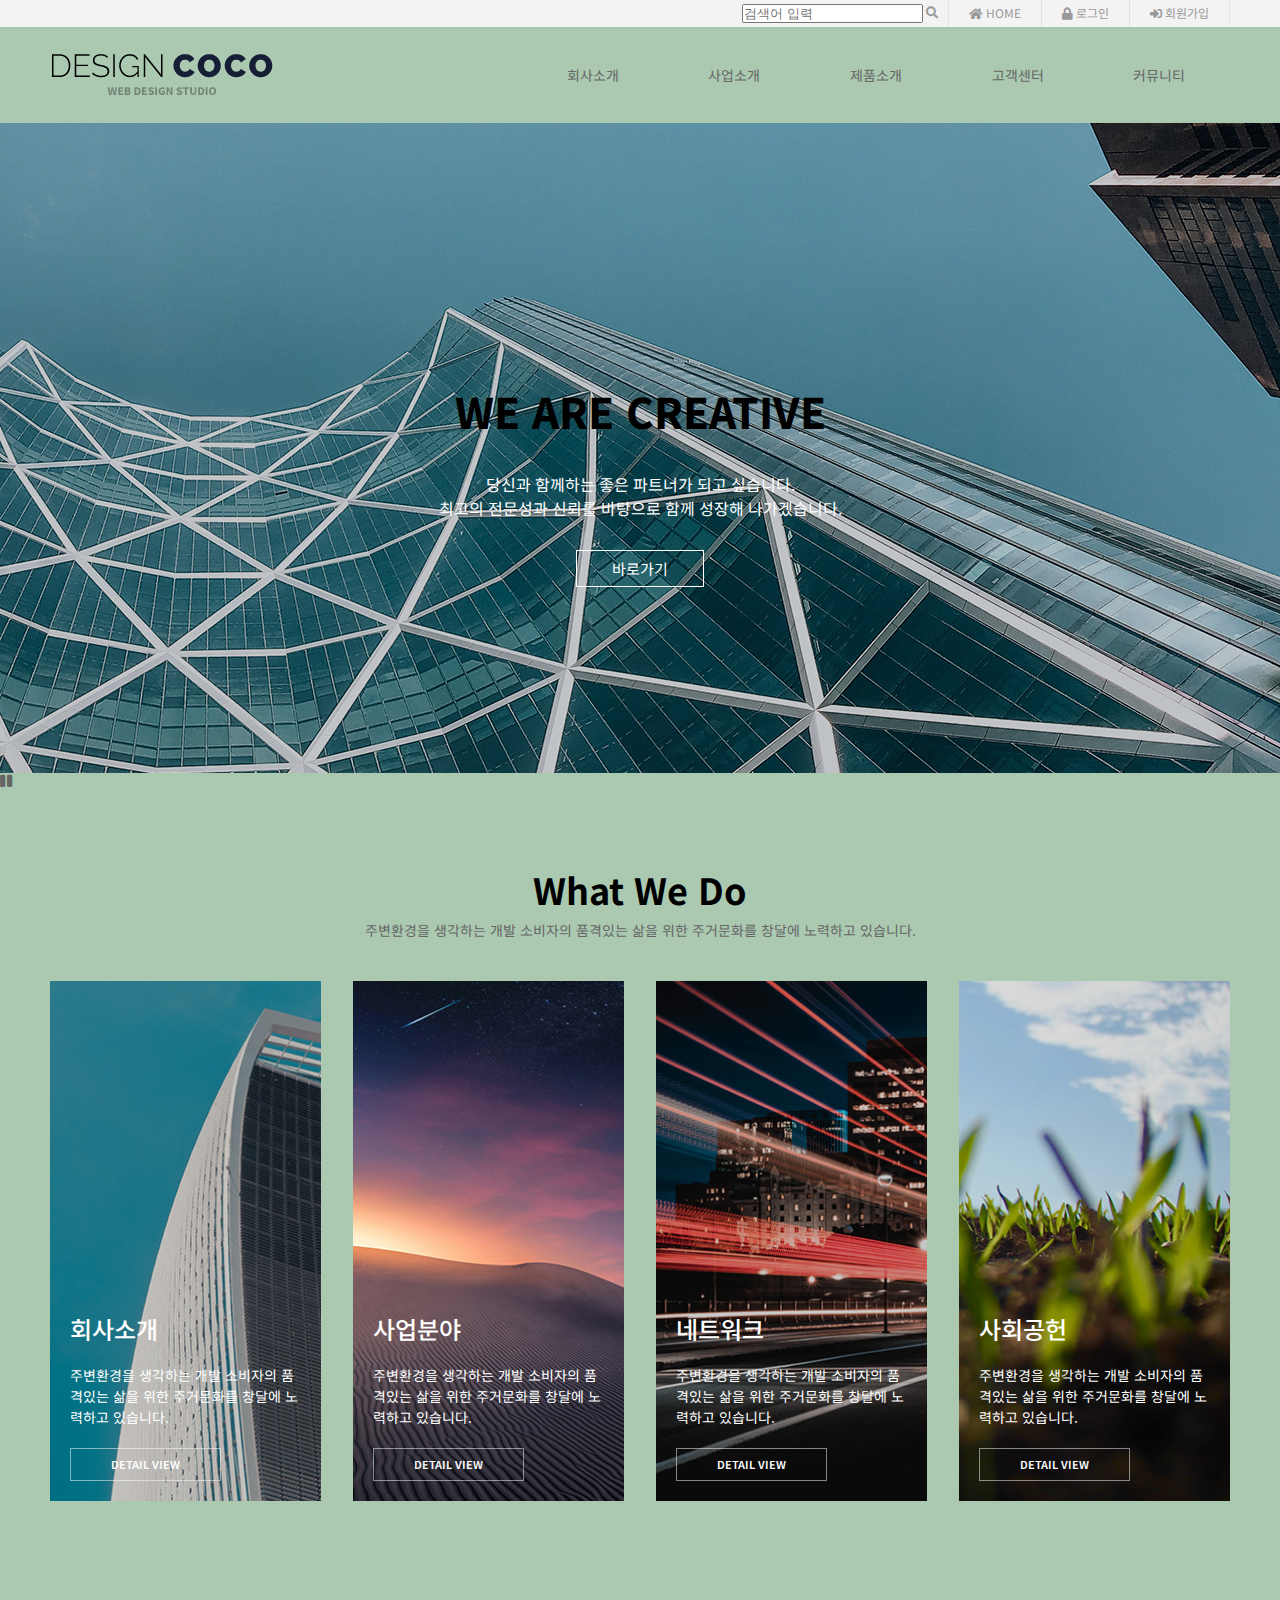
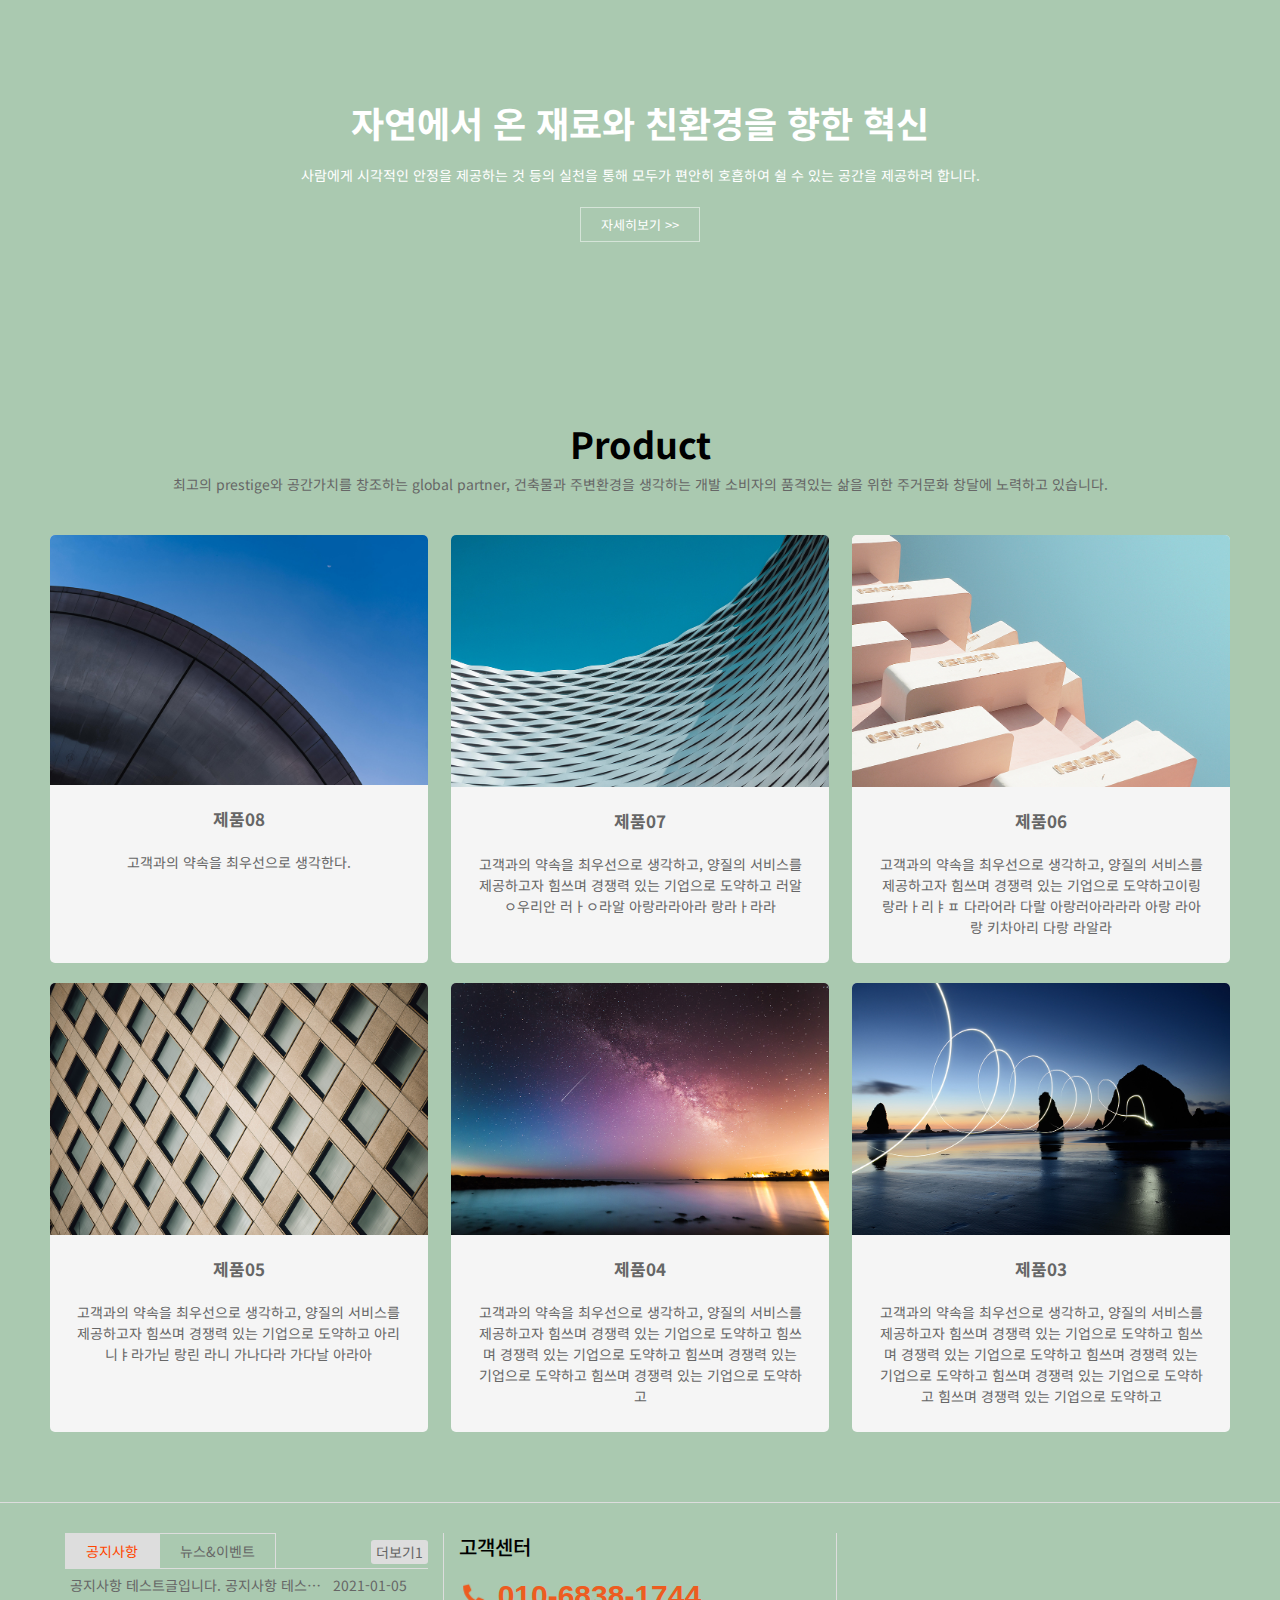
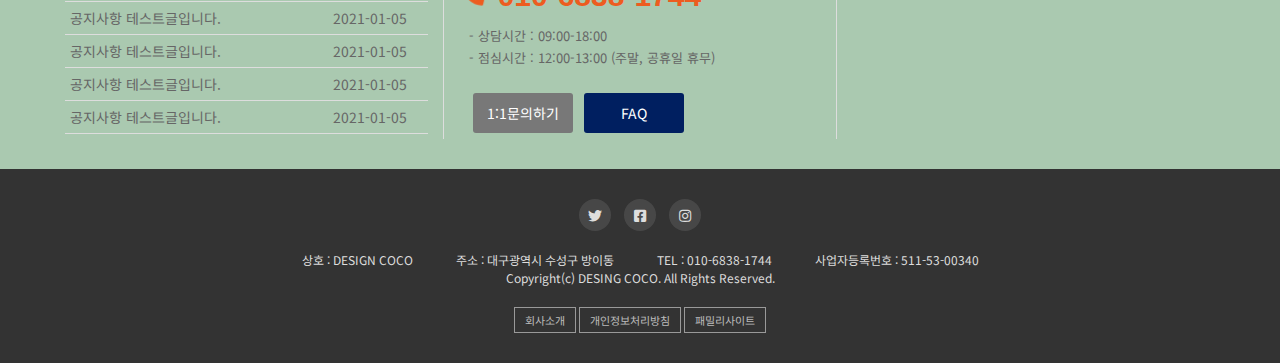
<file: index.html>
<!DOCTYPE html>
<html lang="ko">
  <head>
    <meta charset="UTF-8" />
    <meta name="viewport" content="width=device-width, initial-scale=1.0" />
    <link rel="stylesheet" href="./css/reset.css" />
    <link
      rel="stylesheet"
      href="https://use.fontawesome.com/releases/v5.10.2/css/all.css"
    />
    <link rel="stylesheet" href="./css/index.css" />
    <title>디자인코코 업데이트 시작</title>
  </head>
  <body>
    <div id="wrap">
      <header id="header">
        <div class="top_menu">
          <div class="row">
            <div class="search">
              <span class="blind">검색어를 입력하세요</span>
              <input type="text" id="sbox" placeholder="검색어 입력" />
              <label for="sbox"><i class="fas fa-search"></i></label>
            </div>
            <a href="index.html"><i class="fas fa-home"></i> HOME</a>
            <a href="#none"><i class="fas fa-lock"></i> 로그인</a>
            <a href="join.html"><i class="fas fa-sign-in-alt"></i> 회원가입</a>
          </div>
        </div>
        <div class="row">
          <h1>
            <a href="index.html"><img src="img/logo.png" alt="디자인코코" /></a>
          </h1>
          <div class="opennav">
            <span class="blind">네비게이션열고닫기</span>
            <i class="fas fa-bars"></i>
          </div>
          <nav id="nav">
            <ul class="depth1">
              <li>
                <a href="company.html">회사소개</a>
                <ul class="depth2">
                  <li><a href="company.html">회사소개</a></li>
                  <li><a href="#none">CEO 인사말</a></li>
                  <li><a href="#none">회사연혁</a></li>
                  <li><a href="#none">오시는 길</a></li>
                </ul>
              </li>
              <li>
                <a href="#none">사업소개</a>
                <ul class="depth2">
                  <li><a href="#none">사업분야</a></li>
                  <li><a href="#none">사업분야2</a></li>
                  <li><a href="#none">인증서</a></li>
                  <li><a href="#none">파트너</a></li>
                </ul>
              </li>
              <li>
                <a href="#none">제품소개</a>
                <ul class="depth2">
                  <li><a href="#none">제품 01</a></li>
                  <li><a href="#none">제품 02</a></li>
                  <li><a href="#none">제품 03</a></li>
                  <li><a href="#none">제품 04</a></li>
                  <li><a href="#none">제품 05</a></li>
                </ul>
              </li>
              <li>
                <a href="#none">고객센터</a>
                <ul class="depth2">
                  <li><a href="#none">고객상담</a></li>
                  <li><a href="#none">문의게시판</a></li>
                  <li><a href="#none">공지사항</a></li>
                </ul>
              </li>
              <li>
                <a href="#none">커뮤니티</a>
                <ul class="depth2">
                  <li><a href="#none">FAQ</a></li>
                  <li><a href="#none">이벤트</a></li>
                </ul>
              </li>
            </ul>
          </nav>
        </div>
      </header>

      <section id="section">
        <article class="article1">
          <div class="slide-group">
            <div class="slide slide1">
              <div class="slide_text">
                <h2>WE ARE CREATIVE</h2>
                <p>
                  당신과 함께하는 좋은 파트너가 되고 싶습니다.<br />
                  최고의 전문성과 신뢰를 바탕으로 함께 성장해 나가겠습니다.
                </p>
                <a href="#none">바로가기</a>
              </div>
            </div>
            <div class="slide slide2">
              <div class="slide_text">
                <h2>자연에 가치를 더하다</h2>
                <p>
                  당신과 함께하는 좋은 파트너가 되고 싶습니다.<br />
                  최고의 전문성과 신뢰를 바탕으로 함께 성장해 나가겠습니다.
                </p>
                <a href="#none">바로가기</a>
              </div>
            </div>
            <div class="slide slide3">
              <div class="slide_text">
                <h2>기술과 경험의 융합, 미래를 위한 변화</h2>
                <p>
                  당신과 함께하는 좋은 파트너가 되고 싶습니다.<br />
                  최고의 전문성과 신뢰를 바탕으로 함께 성장해 나가겠습니다.
                </p>
                <a href="#none">바로가기</a>
              </div>
            </div>
          </div>
          <div class="plpa"><i class="fas fa-pause"></i></div>
        </article>

        <article class="article2 row">
          <h2>What We Do</h2>
          <p>
            주변환경을 생각하는 개발 소비자의 품격있는 삶을 위한 주거문화를
            창달에 노력하고 있습니다.
          </p>
          <ul>
            <li>
              <div>
                <h3>회사소개</h3>
                <p>
                  주변환경을 생각하는 개발 소비자의 품격있는 삶을 위한
                  주거문화를 창달에 노력하고 있습니다.
                </p>
                <a href="#none">DETAIL VIEW</a>
              </div>
            </li>
            <li>
              <div>
                <h3>사업분야</h3>
                <p>
                  주변환경을 생각하는 개발 소비자의 품격있는 삶을 위한
                  주거문화를 창달에 노력하고 있습니다.
                </p>
                <a href="#none">DETAIL VIEW</a>
              </div>
            </li>
            <li>
              <div>
                <h3>네트워크</h3>
                <p>
                  주변환경을 생각하는 개발 소비자의 품격있는 삶을 위한
                  주거문화를 창달에 노력하고 있습니다.
                </p>
                <a href="#none">DETAIL VIEW</a>
              </div>
            </li>
            <li>
              <div>
                <h3>사회공헌</h3>
                <p>
                  주변환경을 생각하는 개발 소비자의 품격있는 삶을 위한
                  주거문화를 창달에 노력하고 있습니다.
                </p>
                <a href="#none">DETAIL VIEW</a>
              </div>
            </li>
          </ul>
        </article>

        <article class="article3">
          <div class="row">
            <h2>자연에서 온 재료와 친환경을 향한 혁신</h2>
            <p>
              사람에게 시각적인 안정을 제공하는 것 등의 실천을 통해 모두가
              편안히 호흡하여 쉴 수 있는 공간을 제공하려 합니다.
            </p>
            <a href="#none">자세히보기 >></a>
          </div>
        </article>

        <article class="article4 row">
          <h2>Product</h2>
          <p>
            최고의 prestige와 공간가치를 창조하는 global partner, 건축물과
            주변환경을 생각하는 개발 소비자의 품격있는 삶을 위한 주거문화 창달에
            노력하고 있습니다.
          </p>
          <ul>
            <li>
              <div>
                <img src="img/2014214025_p01.jpg" alt="" />
                <div class="zoom">
                  <a href="http://www.naver.com"
                    ><i class="fas fa-search"></i
                  ></a>
                  <a href="./img/a.pdf" download
                    ><i class="fas fa-download"></i
                  ></a>
                </div>
              </div>
              <h4>제품08</h4>
              <p>고객과의 약속을 최우선으로 생각한다.</p>
            </li>
            <li>
              <div>
                <img src="img/318183899_p02.jpg" alt="" />
                <div class="zoom">
                  <a href="http://www.naver.com"
                    ><i class="fas fa-search"></i
                  ></a>
                  <a href="./img/a.pdf" download
                    ><i class="fas fa-download"></i
                  ></a>
                </div>
              </div>
              <h4>제품07</h4>
              <p>
                고객과의 약속을 최우선으로 생각하고, 양질의 서비스를 제공하고자
                힘쓰며 경쟁력 있는 기업으로 도약하고 러알 ㅇ우리안 러ㅏㅇ라알
                아랑라라아라 랑라ㅏ라라
              </p>
            </li>
            <li>
              <div>
                <img src="img/348716429_p03.jpg" alt="" />
                <div class="zoom">
                  <a href="http://www.naver.com"
                    ><i class="fas fa-search"></i
                  ></a>
                  <a href="./img/a.pdf" download
                    ><i class="fas fa-download"></i
                  ></a>
                </div>
              </div>
              <h4>제품06</h4>
              <p>
                고객과의 약속을 최우선으로 생각하고, 양질의 서비스를 제공하고자
                힘쓰며 경쟁력 있는 기업으로 도약하고이링 랑라ㅏ리ㅑㅍ 다라어라
                다랄 아랑러아라라라 아랑 라아랑 키차아리 다랑 라알라
              </p>
            </li>
            <li>
              <div>
                <img src="img/1264802078_p04.jpg" alt="" />
                <div class="zoom">
                  <a href="http://www.naver.com"
                    ><i class="fas fa-search"></i
                  ></a>
                  <a href="./img/a.pdf" download
                    ><i class="fas fa-download"></i
                  ></a>
                </div>
              </div>
              <h4>제품05</h4>
              <p>
                고객과의 약속을 최우선으로 생각하고, 양질의 서비스를 제공하고자
                힘쓰며 경쟁력 있는 기업으로 도약하고 아리니ㅑ라가닏 랑린 라니
                가나다라 가다날 아라아
              </p>
            </li>
            <li>
              <div>
                <img src="img/193592240_p05.jpg" alt="" />
                <div class="zoom">
                  <a href="http://www.naver.com"
                    ><i class="fas fa-search"></i
                  ></a>
                  <a href="./img/a.pdf" download
                    ><i class="fas fa-download"></i
                  ></a>
                </div>
              </div>
              <h4>제품04</h4>
              <p>
                고객과의 약속을 최우선으로 생각하고, 양질의 서비스를 제공하고자
                힘쓰며 경쟁력 있는 기업으로 도약하고 힘쓰며 경쟁력 있는 기업으로
                도약하고 힘쓰며 경쟁력 있는 기업으로 도약하고 힘쓰며 경쟁력 있는
                기업으로 도약하고
              </p>
            </li>
            <li>
              <div>
                <img src="img/56180477_p06.jpg" alt="" />
                <div class="zoom">
                  <a href="http://www.naver.com"
                    ><i class="fas fa-search"></i
                  ></a>
                  <a href="./img/a.pdf" download
                    ><i class="fas fa-download"></i
                  ></a>
                </div>
              </div>
              <h4>제품03</h4>
              <p>
                고객과의 약속을 최우선으로 생각하고, 양질의 서비스를 제공하고자
                힘쓰며 경쟁력 있는 기업으로 도약하고 힘쓰며 경쟁력 있는 기업으로
                도약하고 힘쓰며 경쟁력 있는 기업으로 도약하고 힘쓰며 경쟁력 있는
                기업으로 도약하고 힘쓰며 경쟁력 있는 기업으로 도약하고
              </p>
            </li>
          </ul>
        </article>

        <article class="article5">
          <div class="row">
            <div class="cs_board">
              <ul class="tabmenu">
                <li class="active">공지사항</li>
                <li>뉴스&amp;이벤트</li>
              </ul>
              <div class="contents">
                <div class="active">
                  <table>
                    <caption class="blind">
                      공지사항
                    </caption>
                    <colgroup>
                      <col />
                      <col />
                    </colgroup>
                    <tbody>
                      <tr>
                        <td>
                          공지사항 테스트글입니다. 공지사항 테스트글입니다.
                          공지사항 테스트글입니다.
                        </td>
                        <td>2021-01-05</td>
                      </tr>
                      <tr>
                        <td>공지사항 테스트글입니다.</td>
                        <td>2021-01-05</td>
                      </tr>
                      <tr>
                        <td>공지사항 테스트글입니다.</td>
                        <td>2021-01-05</td>
                      </tr>
                      <tr>
                        <td>공지사항 테스트글입니다.</td>
                        <td>2021-01-05</td>
                      </tr>
                      <tr>
                        <td>공지사항 테스트글입니다.</td>
                        <td>2021-01-05</td>
                      </tr>
                    </tbody>
                  </table>
                  <a href="#none" class="more">더보기1</a>
                </div>
                <div>
                  <table>
                    <caption class="blind">
                      뉴스이벤트
                    </caption>
                    <colgroup>
                      <col />
                      <col />
                    </colgroup>
                    <tbody>
                      <tr>
                        <td>
                          뉴스이벤트 테스트글입니다. 공지사항 테스트글입니다.
                          공지사항 테스트글입니다.
                        </td>
                        <td>2021-01-05</td>
                      </tr>
                      <tr>
                        <td>공지사항 테스트글입니다.</td>
                        <td>2021-01-05</td>
                      </tr>
                      <tr>
                        <td>공지사항 테스트글입니다.</td>
                        <td>2021-01-05</td>
                      </tr>
                      <tr>
                        <td>공지사항 테스트글입니다.</td>
                        <td>2021-01-05</td>
                      </tr>
                      <tr>
                        <td>공지사항 테스트글입니다.</td>
                        <td>2021-01-05</td>
                      </tr>
                    </tbody>
                  </table>
                  <a href="#none" class="more">더보기2</a>
                </div>
              </div>
            </div>
            <div class="cs_center">
              <h4>고객센터</h4>
              <div class="cs-box">
                <ul>
                  <li class="tel_num">
                    <i class="fas fa-phone"></i>
                    <a href="tel:010-6838-1744">010-6838-1744</a>
                  </li>
                  <li>상담시간 : 09:00-18:00</li>
                  <li>점심시간 : 12:00-13:00 (주말, 공휴일 휴무)</li>
                  <li class="cs-btn">
                    <a href="#none" class="cs-btn">1:1문의하기</a>
                    <a href="#none" target="_blank" class="cs-btn2">FAQ</a>
                  </li>
                </ul>
              </div>
            </div>
            <div class="cs_movie">
              <div class="tubewrap">
                <!-- 컨트롤러(controls=1), 음소거(mute=1), 자동재생(autoplay=1), 추천영상끄기(rel=0) -->
                <iframe
                  width="100%"
                  height="100%"
                  src="https://www.youtube.com/embed/h7C3RyiZfYs?controls=0&amp;mute=1&amp;autoplay=1&amp;rel=0"
                  frameborder="0"
                  allow="accelerometer; autoplay; clipboard-write; encrypted-media; gyroscope; picture-in-picture"
                  allowfullscreen
                ></iframe>
                <!-- <img src="./img/20210223_090434.png" alt="" /> -->
              </div>
            </div>
          </div>
        </article>
      </section>

      <footer id="footer">
        <div class="row">
          <div class="sns">
            <a href="#none"
              ><i class="fab fa-twitter"></i
              ><span class="blind">트위터</span></a
            >
            <a href="#none"
              ><i class="fab fa-facebook-square"></i
              ><span class="blind">페이스북</span></a
            >
            <a href="#none"
              ><i class="fab fa-instagram"></i
              ><span class="blind">인스타그램</span></a
            >
          </div>
          <div class="info">
            <address>
              <span>상호 : DESIGN COCO</span>
              <span>주소 : 대구광역시 수성구 방이동</span>
              <span>TEL : 010-6838-1744</span>
              <span>사업자등록번호 : 511-53-00340</span>
            </address>
            <p>Copyright(c) DESING COCO. All Rights Reserved.</p>
          </div>

          <div class="privacy">
            <a href="#none">회사소개</a>
            <a href="#none">개인정보처리방침</a>
            <span class="fam"
              >패밀리사이트
              <ul>
                <li><a href="#none" target="_blank">패밀리1</a></li>
                <li><a href="#none" target="_blank">패밀리2</a></li>
                <li><a href="#none" target="_blank">패밀리3</a></li>
                <li><a href="#none" target="_blank">패밀리4</a></li>
              </ul>
            </span>
          </div>
        </div>
      </footer>
    </div>

    <!-- <div class="outbox">
        <div class="inbox">
            <a href="#" target="_blank"><img src="" alt="설명문구"></a>
            <button type="button">닫기</button>
        </div>
    </div> -->
  </body>
</html>
</file>
<file: css/index.css>
@import url("https://fonts.googleapis.com/css2?family=Noto+Sans+KR&display=swap");
.row {
  max-width: 1200px;
  margin: 0 auto;
  padding: 0 10px;
}

body {
  font-size: 14px;
  color: #666;
  font-family: "Noto Sans KR", sans-serif;
  background-color: #aac9b0;
}

#header .top_menu {
  background: #f3f3f3;
  color: #999;
  font-size: 12px;
}
#header .top_menu .row {
  display: flex;
  justify-content: flex-end;
  align-items: center;
}
#header .top_menu .row a {
  padding: 7px 20px;
  display: inline-block;
  border-right: 1px solid #e3e3e3;
  transition: all 0.5s;
}
#header .top_menu .row a:nth-of-type(1) {
  border-left: 1px solid #e3e3e3;
}
#header .top_menu .row a:hover {
  color: #dbb075;
}
#header .top_menu .row .search {
  padding-right: 10px;
}
#header > .row {
  display: flex;
  justify-content: space-between;
  align-items: center;
}
#header > .row h1 {
  padding: 25px 0;
}
#header > .row #nav {
  width: 60%;
}
#header > .row #nav .depth1 {
  display: flex;
}
#header > .row #nav .depth1 > li {
  flex: 1;
  text-align: center;
  position: relative;
}
#header > .row #nav .depth1 > li > a {
  padding: 20px 0;
  display: inline-block;
}
#header > .row #nav .depth1 > li .depth2 {
  position: absolute;
  top: 100%;
  left: 0;
  background: #555;
  color: #fff;
  width: 100%;
  text-align: center;
  display: none;
}
#header > .row #nav .depth1 > li .depth2 li a {
  padding: 18px 0;
  display: block;
  border-bottom: 1px solid #999;
}
#header > .row #nav .depth1 > li .depth2 li a:hover {
  background: #00529b;
  color: #dfe9fe;
}
#header > .row #nav .depth1 > li:hover .depth2 {
  display: block;
}
#header > .row .opennav {
  display: none;
}

#section h2 {
  color: #000;
  font-size: 36px;
  line-height: 42px;
  font-weight: 700;
  padding: 80px 0 10px;
  text-align: center;
}
#section .article1 .slide-group .slide {
  height: 650px;
  background-size: cover;
  display: none;
  justify-content: center;
  align-items: center;
}
#section .article1 .slide-group .slide .slide_text {
  text-align: center;
  color: #fff;
}
#section .article1 .slide-group .slide .slide_text h2 {
  font-size: 42px;
  font-weight: 800;
}
#section .article1 .slide-group .slide .slide_text p {
  font-size: 16px;
  line-height: 24px;
  font-weight: 400;
  margin: 30px 0;
}
#section .article1 .slide-group .slide .slide_text a {
  display: inline-block;
  padding: 10px 35px;
  border: 1px solid #fff;
  font-size: 15px;
  font-weight: 400;
}
#section .article1 .slide-group .slide1 {
  background: url(../img/main_img1.jpg) center;
  display: flex;
}
#section .article1 .slide-group .slide2 {
  background: url(../img/main_img2.jpg) center;
}
#section .article1 .slide-group .slide3 {
  background: url(../img/main_img3.jpg) center;
}
#section .article2 > p {
  padding-bottom: 40px;
  text-align: center;
  line-height: 1.5em;
}
#section .article2 ul {
  display: flex;
  justify-content: space-between;
}
#section .article2 ul li {
  color: white;
  width: 23%;
  height: 520px;
  background-repeat: no-repeat;
  background-position: center;
  background-size: cover;
  position: relative;
}
#section .article2 ul li::before {
  content: "";
  position: absolute;
  background: rgba(0, 0, 0, 0.5);
}
#section .article2 ul li:hover::before {
  background-color: rgba(0, 0, 0, 0.5);
  top: 0%;
  left: 0%;
  right: 0%;
  bottom: 0%;
  transition: all 0.5s;
}
#section .article2 ul li:nth-child(1) {
  background-image: url("../img/what1.jpg");
}
#section .article2 ul li:nth-child(2) {
  background-image: url("../img/what2.jpg");
}
#section .article2 ul li:nth-child(3) {
  background-image: url("../img/what3.jpg");
}
#section .article2 ul li:nth-child(4) {
  background-image: url("../img/what4.jpg");
}
#section .article2 ul li > div {
  position: absolute;
  bottom: 20px;
  left: 20px;
  right: 20px;
  transition: all 0.5s;
}
#section .article2 ul li > div h3 {
  font-size: 24px;
  line-height: 32px;
  font-weight: 500;
}
#section .article2 ul li > div p {
  padding: 20px 0;
  line-height: 1.5;
  font-size: 14px;
}
#section .article2 ul li > div a {
  display: inline-block;
  padding: 10px 40px;
  border: 1px solid rgba(255, 255, 255, 0.5);
  font-size: 11px;
  font-weight: 600;
}
#section .article2 ul li > div a:hover {
  background: rgba(255, 255, 255, 0.3);
}
#section .article2 ul li:hover > div {
  bottom: 100px;
}
#section .article3 {
  padding: 100px 0;
  background: url("../img/intro_bg.jpg") no-repeat center top;
  margin-top: 100px;
  color: #fff;
  text-align: center;
  background-attachment: fixed;
}
#section .article3 h2 {
  padding-top: 0;
  color: #fff;
}
#section .article3 p {
  padding: 15px 0 25px;
}
#section .article3 a {
  font-size: 13px;
  padding: 10px 20px;
  display: inline-block;
  border: 1px solid rgba(255, 255, 255, 0.5);
}
#section .article3 a:hover {
  background: rgba(255, 255, 255, 0.3);
}
#section .article4 > p {
  padding-bottom: 40px;
  text-align: center;
  line-height: 1.5em;
}
#section .article4 ul {
  display: flex;
  justify-content: space-between;
  flex-wrap: wrap;
}
#section .article4 ul li {
  border-radius: 5px;
  background-color: whitesmoke;
  width: 32%;
  text-align: center;
  margin-bottom: 20px;
}
#section .article4 ul li h4 {
  font-size: 17px;
  margin: 25px;
  font-weight: bold;
}
#section .article4 ul li p {
  font-size: 14px;
  margin: 25px;
  line-height: 1.5;
}
#section .article4 ul li > div {
  position: relative;
  overflow: hidden;
}
#section .article4 ul li > div img {
  border-radius: 5px 5px 0 0;
  transition: all 0.5s;
}
#section .article4 ul li > div .zoom {
  display: flex;
  align-items: center;
  justify-content: center;
  position: absolute;
  left: 0;
  right: 0;
  top: 0;
  bottom: 0;
  color: #fff;
  font-size: 30px;
  background: rgba(0, 0, 0, 0.5);
  opacity: 0;
  transition: all 0.5s;
}
#section .article4 ul li > div .zoom a {
  margin: 0 10px;
}
#section .article4 ul li:hover .zoom {
  opacity: 1;
}
#section .article4 ul li:hover img {
  transform: scale(1.2);
}
#section .article5 {
  padding: 30px 0;
  margin-top: 50px;
  border-top: 1px solid #ddd;
}
#section .article5 .row {
  display: flex;
}
#section .article5 .row > div {
  width: 33.33%;
  padding: 0 15px;
}
#section .article5 .row > div.cs_center {
  border-left: 1px solid #ddd;
  border-right: 1px solid #ddd;
}
#section .article5 .row > div.cs_center h4 {
  color: #000;
  font-size: 20px;
  line-height: 28px;
  padding-bottom: 15px;
  font-weight: 500;
}
#section .article5 .row > div.cs_center li {
  font-size: 13px;
  line-height: 20px;
  padding-left: 10px;
  margin: 2px 0;
  text-indent: 0px;
}
#section .article5 .row > div.cs_center li.tel_num {
  color: #ed5c20;
  font-size: 30px;
  line-height: 36px;
  font-weight: 700;
  font-family: "Montserrat", sans-serif;
  padding-bottom: 10px;
  padding-left: 0px;
}
#section .article5 .row > div.cs_center li.tel_num i {
  transform: rotateY(180deg) scale(0.7);
}
#section .article5 .row > div.cs_center li:nth-child(2)::before {
  content: "- ";
}
#section .article5 .row > div.cs_center li:nth-child(3)::before {
  content: "- ";
}
#section .article5 .row > div.cs_center li.cs-btn {
  padding-top: 20px;
}
#section .article5 .row > div.cs_center li.cs-btn a {
  display: inline-block;
  width: 100px;
  margin: 1%;
  border-radius: 3px;
  padding: 10px;
  font-size: 14px;
  text-align: center;
  color: #fff;
  background-color: #787878;
}
#section .article5 .row > div.cs_center li.cs-btn a:nth-child(2) {
  background-color: #001f60;
}
#section .article5 .row > div.cs_board .tabmenu {
  border-bottom: 1px solid #ddd;
  display: flex;
}
#section .article5 .row > div.cs_board .tabmenu li {
  border: 1px solid #ddd;
  border-bottom: none;
  padding: 10px 20px;
  cursor: pointer;
}
#section .article5 .row > div.cs_board .tabmenu li.active {
  background: #ddd;
  color: orangered;
}
#section .article5 .row > div.cs_board .contents {
  position: relative;
}
#section .article5 .row > div.cs_board .contents > div {
  display: none;
}
#section .article5 .row > div.cs_board .contents > div.active {
  display: block;
}
#section .article5 .row > div.cs_board .contents table {
  font-size: 14px;
}
#section .article5 .row > div.cs_board .contents table col:nth-child(1) {
  width: auto;
}
#section .article5 .row > div.cs_board .contents table col:nth-child(2) {
  width: 100px;
}
#section .article5 .row > div.cs_board .contents table td {
  border-bottom: 1px solid #ddd;
  padding: 9px 5px;
}
#section .article5 .row > div.cs_board .contents table td:nth-child(1) {
  white-space: nowrap;
  overflow: hidden;
  text-overflow: ellipsis;
}
#section .article5 .row > div.cs_board .contents .more {
  position: absolute;
  bottom: 100%;
  right: 0;
  padding: 5px;
  background-color: #ddd;
  margin-bottom: 5px;
  border-radius: 3px;
}
#section .article5 .row > div.cs_movie .tubewrap {
  position: relative;
  width: 100%;
  padding-top: 56.25%;
}
#section .article5 .row > div.cs_movie .tubewrap iframe {
  position: absolute;
  top: 0;
  left: 0;
}

#footer {
  background-color: #333;
  padding: 30px 0px;
  text-align: center;
  font-size: 12px;
  line-height: 18px;
  color: #ddd;
}
#footer .sns a {
  display: inline-block;
  font-size: 14px;
  width: 32px;
  height: 32px;
  line-height: 32px;
  background-color: rgba(255, 255, 255, 0.1);
  border-radius: 50%;
  margin: 0 5px;
}
#footer .sns a:hover {
  background-color: rgba(255, 255, 255, 0.3);
}
#footer .info {
  padding: 20px 0px;
}
#footer .info span {
  padding: 5px 20px;
}
#footer .privacy a {
  font-size: 11px;
  padding: 3px 10px;
  display: inline-block;
  border: 1px solid rgba(255, 255, 255, 0.5);
  color: #bbb;
}
#footer .privacy span {
  font-size: 11px;
  padding: 3px 10px;
  display: inline-block;
  border: 1px solid rgba(255, 255, 255, 0.5);
  color: #bbb;
  position: relative;
}
#footer .privacy span ul {
  position: absolute;
  bottom: 100%;
  left: 0;
  width: 100%;
  padding: 5px;
  background-color: #fff;
  color: #000;
  display: none;
}/*# sourceMappingURL=index.css.map */
</file>
